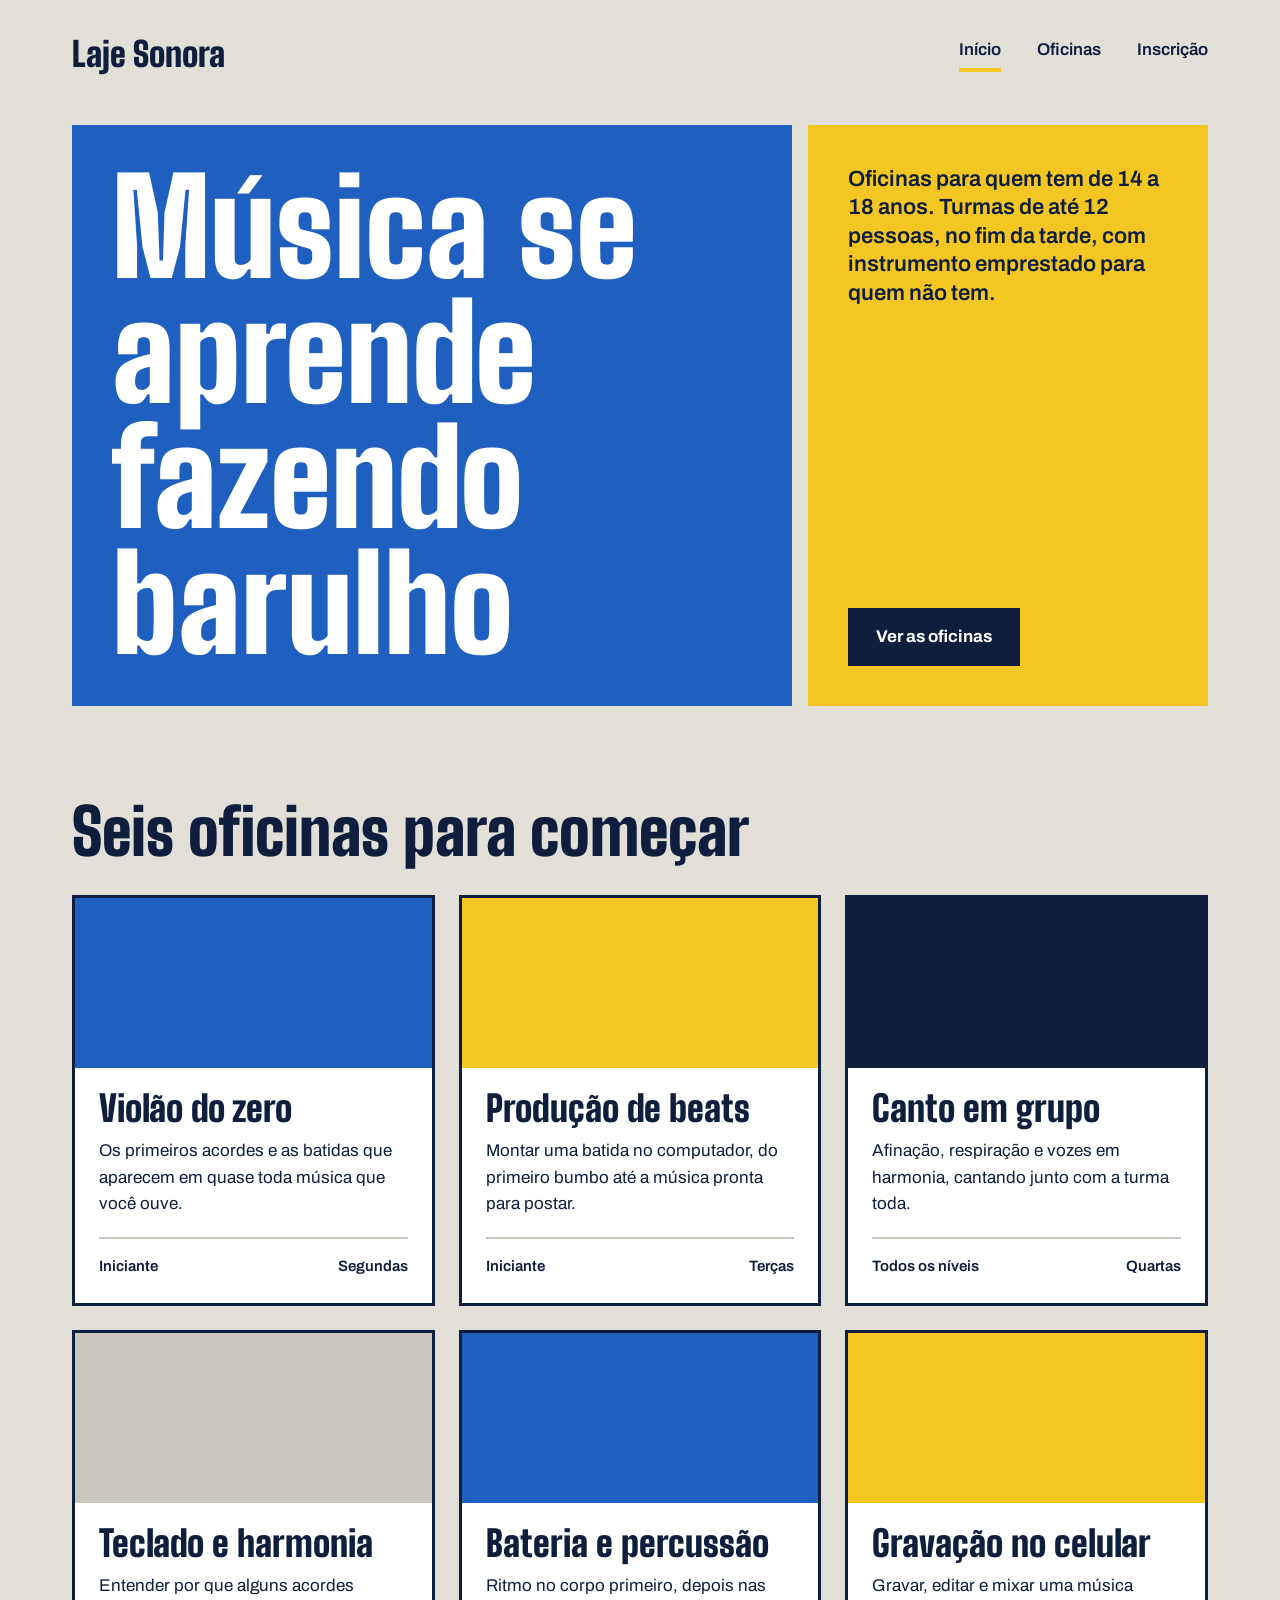
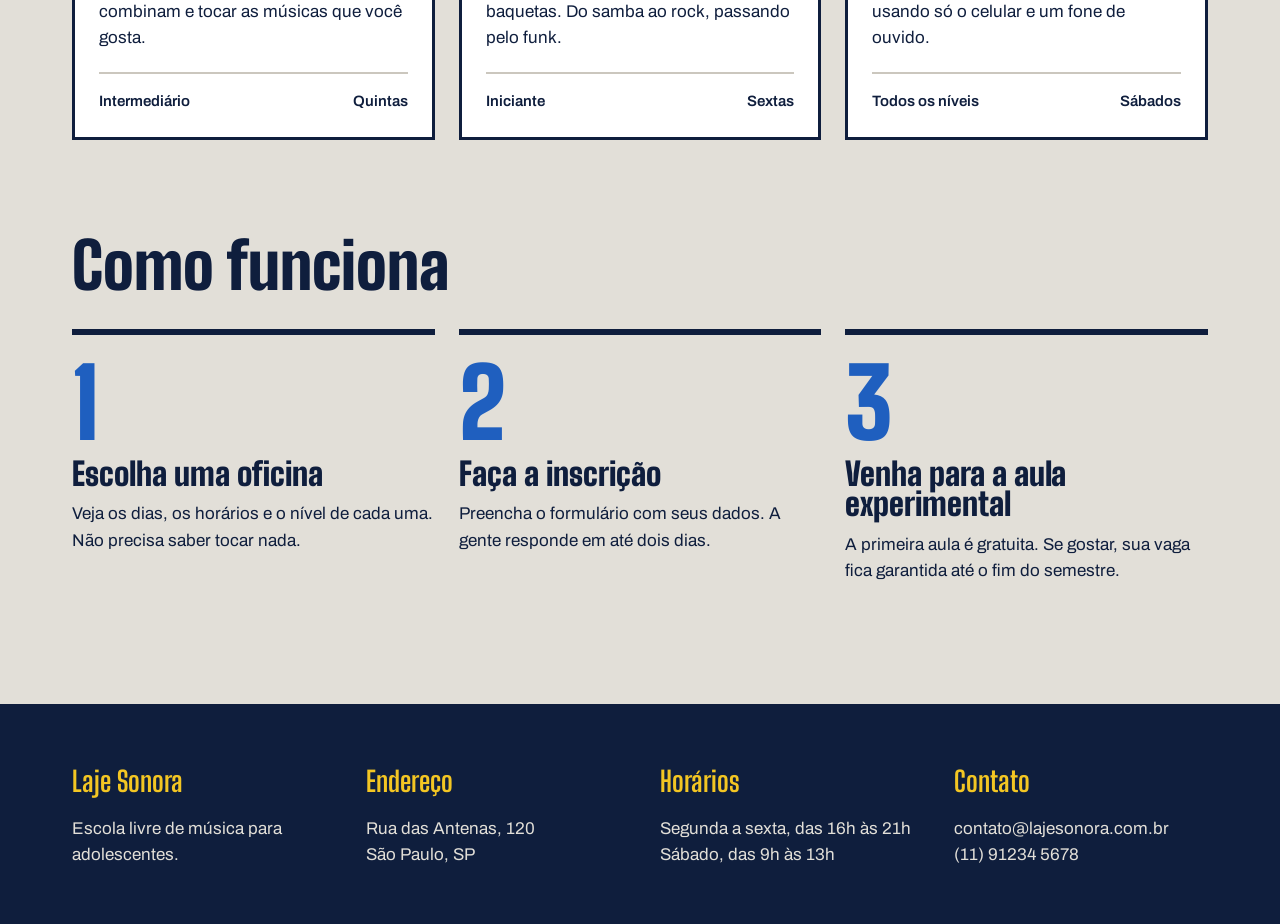
<file: index.html>
<!DOCTYPE html>
<html lang="pt-BR">
<head>
    <meta charset="UTF-8">
    <meta name="viewport" content="width=device-width, initial-scale=1.0">
    <title>Laje Sonora | Início</title>
    <link rel="preconnect" href="https://fonts.googleapis.com">
    <link rel="preconnect" href="https://fonts.gstatic.com" crossorigin>
    <link href="https://fonts.googleapis.com/css2?family=Archivo:wght@400;500;600;700&family=Big+Shoulders+Display:wght@800;900&display=swap" rel="stylesheet">
    <link rel="stylesheet" href="index.css">
   
</head>
<body>
    <header class="conteudo topo">
        <a href="index.html" class="logo">Laje Sonora</a>

        <nav class="menu">
            <a href="index.html" class="atual">Início</a>
            <a href="oficinas.html">Oficinas</a>
            <a href="inscricao.html">Inscrição</a>
        </nav>
    </header>

        <main>
         <section class="conteudo cartazes"> 
            <div class="cartaz cartaz-principal ">
                <h1>Música se aprende fazendo barulho</h1>
            </div>    
            <div class="cartaz cartaz-lateral">
             <p>Oficinas para quem tem de 14 a 18 anos. Turmas de até 12 pessoas, no fim da tarde, com instrumento emprestado para quem não tem.</p>
         <a href="oficinas.html" class="botao">Ver as oficinas</a>
            </div>
          </section>
          <section class="conteudo secao">
            <h2 class="titulo-secao">Seis oficinas para começar</h2>
            <div class="cards">
   
                <article class="card">
                    <div class="foto foto-azul"></div>
                    <div class="card-texto">
                        <h3>Violão do zero</h3>
                        <p>Os primeiros acordes e as batidas que aparecem em quase toda música que você ouve.</p>
                        <div class="card-info">
                            <span>Iniciante</span>
                            <span>Segundas</span>
                        </div>
                    </div>
                </article>
            
               
                <article class="card">
                    <div class="foto foto-amarela"></div>
                    <div class="card-texto">
                        <h3>Produção de beats</h3>
                        <p>Montar uma batida no computador, do primeiro bumbo até a música pronta para postar.</p>
                        <div class="card-info">
                            <span>Iniciante</span>
                            <span>Terças</span>
                        </div>
                    </div>
                </article>
            
               
                <article class="card">
                    <div class="foto foto-tinta"></div>
                    <div class="card-texto">
                        <h3>Canto em grupo</h3>
                        <p>Afinação, respiração e vozes em harmonia, cantando junto com a turma toda.</p>
                        <div class="card-info">
                            <span>Todos os níveis</span>
                            <span>Quartas</span>
                        </div>
                    </div>
                </article>
            
               
                <article class="card">
                    <div class="foto"></div>
                    <div class="card-texto">
                        <h3>Teclado e harmonia</h3>
                        <p>Entender por que alguns acordes combinam e tocar as músicas que você gosta.</p>
                        <div class="card-info">
                            <span>Intermediário</span>
                            <span>Quintas</span>
                        </div>
                    </div>
                </article>
            
            
                <article class="card">
                    <div class="foto foto-azul"></div>
                    <div class="card-texto">
                        <h3>Bateria e percussão</h3>
                        <p>Ritmo no corpo primeiro, depois nas baquetas. Do samba ao rock, passando pelo funk.</p>
                        <div class="card-info">
                            <span>Iniciante</span>
                            <span>Sextas</span>
                        </div>
                    </div>
                </article>
            
              
                <article class="card">
                    <div class="foto foto-amarela"></div>
                    <div class="card-texto">
                        <h3>Gravação no celular</h3>
                        <p>Gravar, editar e mixar uma música usando só o celular e um fone de ouvido.</p>
                        <div class="card-info">
                            <span>Todos os níveis</span>
                            <span>Sábados</span>
                        </div>
                    </div>
                </article>
            </div>
          </section>


          <section class="conteudo secao">
            <h2 class="titulo-secao">Como funciona</h2>
            <div class="passos">
                <div class="passo">
                 <p class="passo-numero">1</p>
                 <h3>Escolha uma oficina</h3>
                 <p>Veja os dias, os horários e o nível de cada uma. Não precisa saber tocar nada.</p>
                </div>
                <div class="passo">
                 <p class="passo-numero">2</p>
                 <h3>Faça a inscrição</h3>
                 <p>Preencha o formulário com seus dados. A gente responde em até dois dias.</p>
                </div>
                <div class="passo">
                 <p class="passo-numero">3</p>
                 <h3>Venha para a aula experimental</h3>
                 <p>A primeira aula é gratuita. Se gostar, sua vaga fica garantida até o fim do semestre.</p>
                </div>
            </div>

          </section>
        </main>

        <footer class="rodape">
            <div class="conteudo rodape-colunas">
               <div class="rodape-coluna">
                <h4>Laje Sonora</h4>
                <p>Escola livre de música para adolescentes.</p>
               </div>

                <div class="rodape-coluna">
                 <h4>Endereço</h4>
                 <p>Rua das Antenas, 120 <br> São Paulo, SP</p>
                </div>

                <div class="rodape-coluna">
                 <h4>Horários</h4>
                 <p>Segunda a sexta, das 16h às 21h <br> Sábado, das 9h às 13h</p>
                </div>

                <div class="rodape-coluna">
                 <h4>Contato</h4>
                 <p>contato@lajesonora.com.br <br> (11) 91234 5678</p>
                </div>
            </div>
        </footer>
    
</body>
</html>
</file>
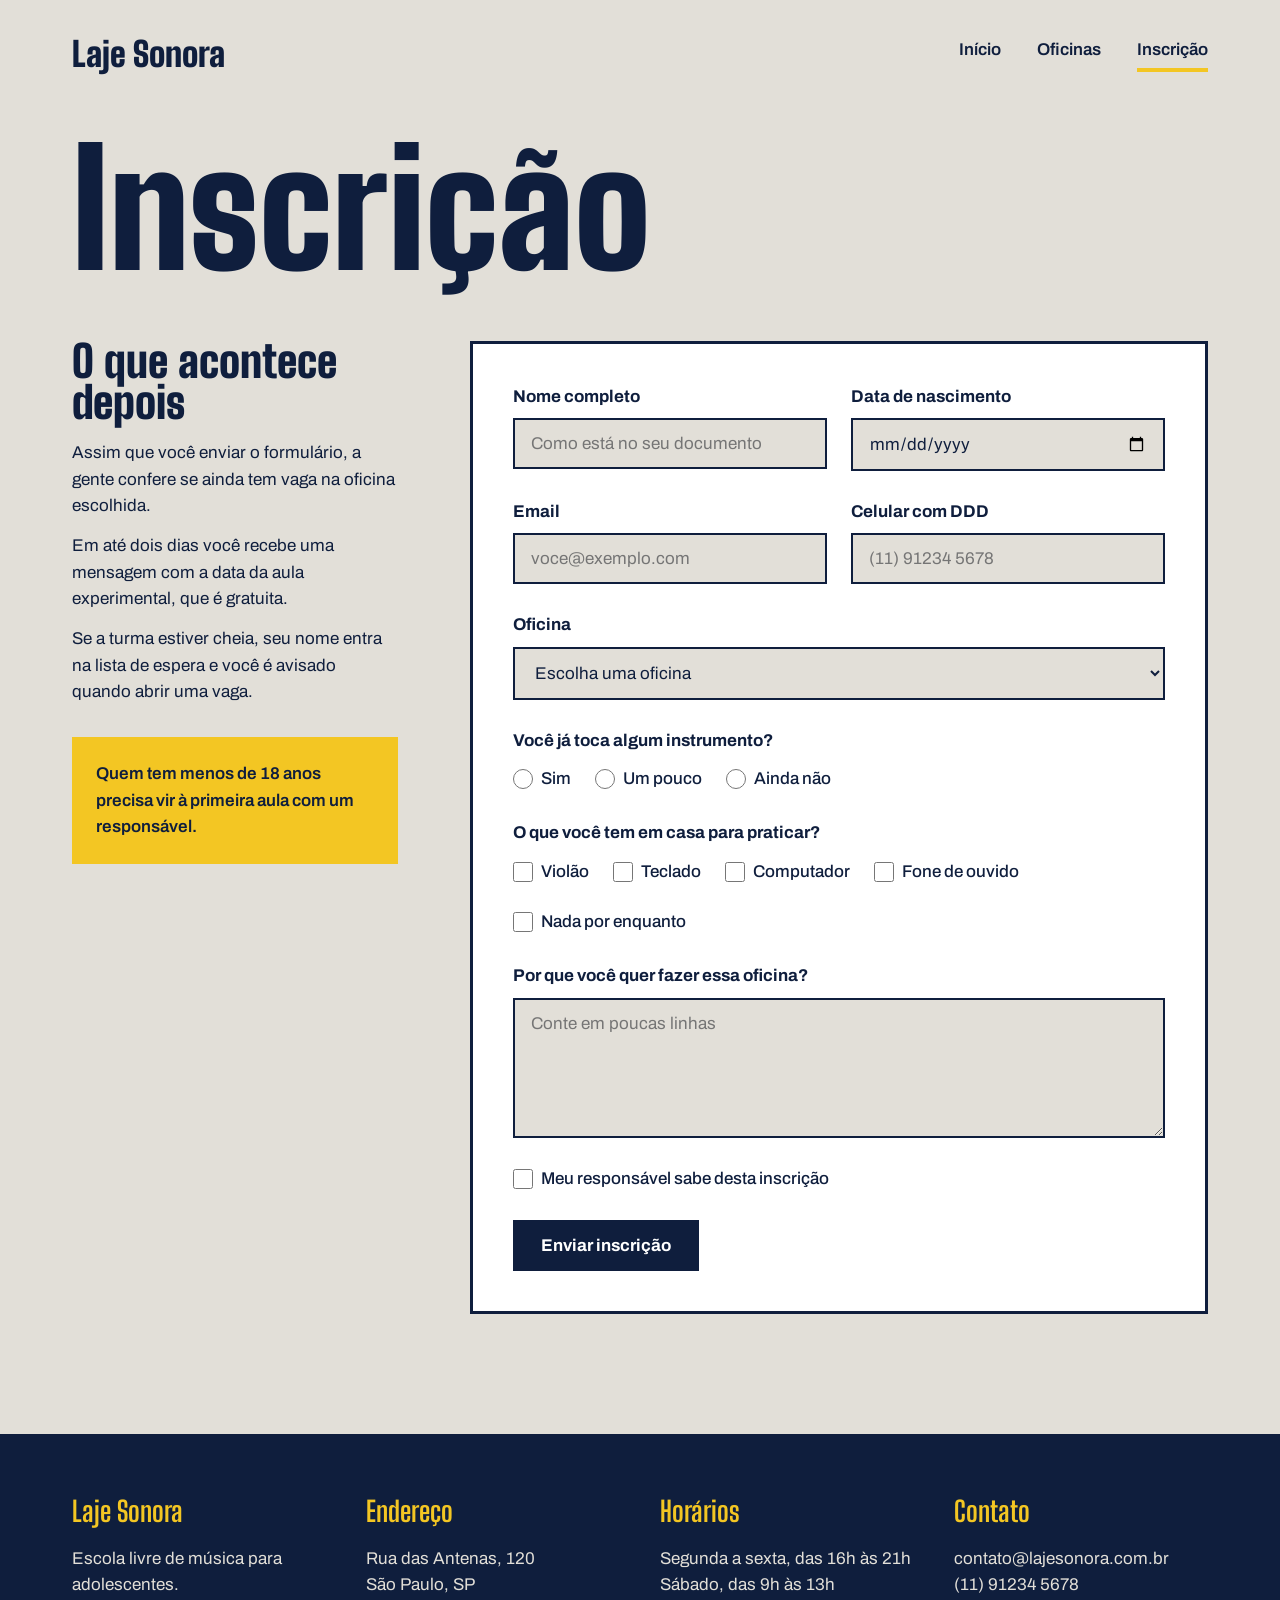
<file: inscricao.html>
<!DOCTYPE html>
<html lang="pt-br">
<head>
    <meta charset="UTF-8">
    <meta name="viewport" content="width=device-width, initial-scale=1.0">
    <title>Laje Sonora | Inscrição</title>
    <link rel="preconnect" href="https://fonts.googleapis.com">
    <link rel="preconnect" href="https://fonts.gstatic.com" crossorigin>
    <link href="https://fonts.googleapis.com/css2?family=Archivo:wght@400;500;600;700&family=Big+Shoulders+Display:wght@800;900&display=swap" rel="stylesheet">
    <link rel="stylesheet" href="inscricao.css">
</head>
<body>
    <header class="conteudo topo">
        <a href="index.html" class="logo">Laje Sonora</a>

        <nav class="menu">
            <a href="index.html">Início</a>
            <a href="oficinas.html">Oficinas</a>
            <a href="inscricao.html" class="atual">Inscrição</a>
        </nav>
    </header>

    <main class="conteudo">
        <h1 class="titulo-pagina">Inscrição</h1>

        <div class="inscricao">
            <section class="explicacao">
                <h2>O que acontece depois</h2>
                <p>Assim que você enviar o formulário, a gente confere se ainda tem vaga na oficina escolhida.</p>
                <p>Em até dois dias você recebe uma mensagem com a data da aula experimental, que é gratuita.</p>
                <p>Se a turma estiver cheia, seu nome entra na lista de espera e você é avisado quando abrir uma vaga.</p>
                <p class="aviso">Quem tem menos de 18 anos precisa vir à primeira aula com um responsável.</p>
            </section>

            <form class="formulario" action="#" method="post">
                <div class="linha">
                    <div class="campo">
                        <label for="nome">Nome completo</label>
                        <input type="text" id="nome" name="nome" placeholder="Como está no seu documento" required>
                    </div>
                    <div class="campo">
                        <label for="nascimento">Data de nascimento</label>
                        <input type="date" id="nascimento" name="nascimento" required>
                    </div>
                </div>

                <div class="linha">
                    <div class="campo">
                        <label for="email">Email</label>
                        <input type="email" id="email" name="email" placeholder="voce@exemplo.com" required>
                    </div>
                    <div class="campo">
                        <label for="telefone">Celular com DDD</label>
                        <input type="tel" id="telefone" name="telefone" placeholder="(11) 91234 5678" required>
                    </div>
                </div>

                <div class="campo">
                    <label for="oficina">Oficina</label>
                    <select id="oficina" name="oficina" required>
                        <option value="">Escolha uma oficina</option>
                        <option value="violao">Violão do zero</option>
                        <option value="beats">Produção de beats</option>
                        <option value="canto">Canto em grupo</option>
                        <option value="teclado">Teclado e harmonia</option>
                        <option value="bateria">Bateria e percussão</option>
                        <option value="gravacao">Gravação no celular</option>
                    </select>
                </div>

                <fieldset class="grupo">
                    <legend>Você já toca algum instrumento?</legend>
                    <div class="opcoes">
                        <div class="opcao">
                            <input type="radio" id="tocaSim" name="toca" value="sim">
                            <label for="tocaSim">Sim</label>
                        </div>
                        <div class="opcao">
                            <input type="radio" id="tocaPouco" name="toca" value="pouco">
                            <label for="tocaPouco">Um pouco</label>
                        </div>
                        <div class="opcao">
                            <input type="radio" id="tocaNao" name="toca" value="nao">
                            <label for="tocaNao">Ainda não</label>
                        </div>
                    </div>
                </fieldset>

                <fieldset class="grupo">
                    <legend>O que você tem em casa para praticar?</legend>
                    <div class="opcoes">
                        <div class="opcao">
                            <input type="checkbox" id="temViolao" name="tem" value="violao">
                            <label for="temViolao">Violão</label>
                        </div>
                        <div class="opcao">
                            <input type="checkbox" id="temTeclado" name="tem" value="teclado">
                            <label for="temTeclado">Teclado</label>
                        </div>
                        <div class="opcao">
                            <input type="checkbox" id="temComputador" name="tem" value="computador">
                            <label for="temComputador">Computador</label>
                        </div>
                        <div class="opcao">
                            <input type="checkbox" id="temFone" name="tem" value="fone">
                            <label for="temFone">Fone de ouvido</label>
                        </div>
                        <div class="opcao">
                            <input type="checkbox" id="temNada" name="tem" value="nada">
                            <label for="temNada">Nada por enquanto</label>
                        </div>
                    </div>
                </fieldset>

                <div class="campo">
                    <label for="motivo">Por que você quer fazer essa oficina?</label>
                    <textarea id="motivo" name="motivo" placeholder="Conte em poucas linhas"></textarea>
                </div>

                <div class="opcao">
                    <input type="checkbox" id="responsavel" name="responsavel" required>
                    <label for="responsavel">Meu responsável sabe desta inscrição</label>
                </div>

                <div>
                    <button class="botao" type="submit">Enviar inscrição</button>
                </div>
            </form>
        </div>
    </main>

    <footer class="rodape">
        <div class="conteudo rodape-colunas">
            <div class="rodape-coluna">
                <h4>Laje Sonora</h4>
                <p>Escola livre de música para adolescentes.</p>
            </div>

            <div class="rodape-coluna">
                <h4>Endereço</h4>
                <p>Rua das Antenas, 120 <br> São Paulo, SP</p>
            </div>

            <div class="rodape-coluna">
                <h4>Horários</h4>
                <p>Segunda a sexta, das 16h às 21h <br> Sábado, das 9h às 13h</p>
            </div>

            <div class="rodape-coluna">
                <h4>Contato</h4>
                <p>contato@lajesonora.com.br <br> (11) 91234 5678</p>
            </div>
        </div>
    </footer>
</body>
</html>
</file>
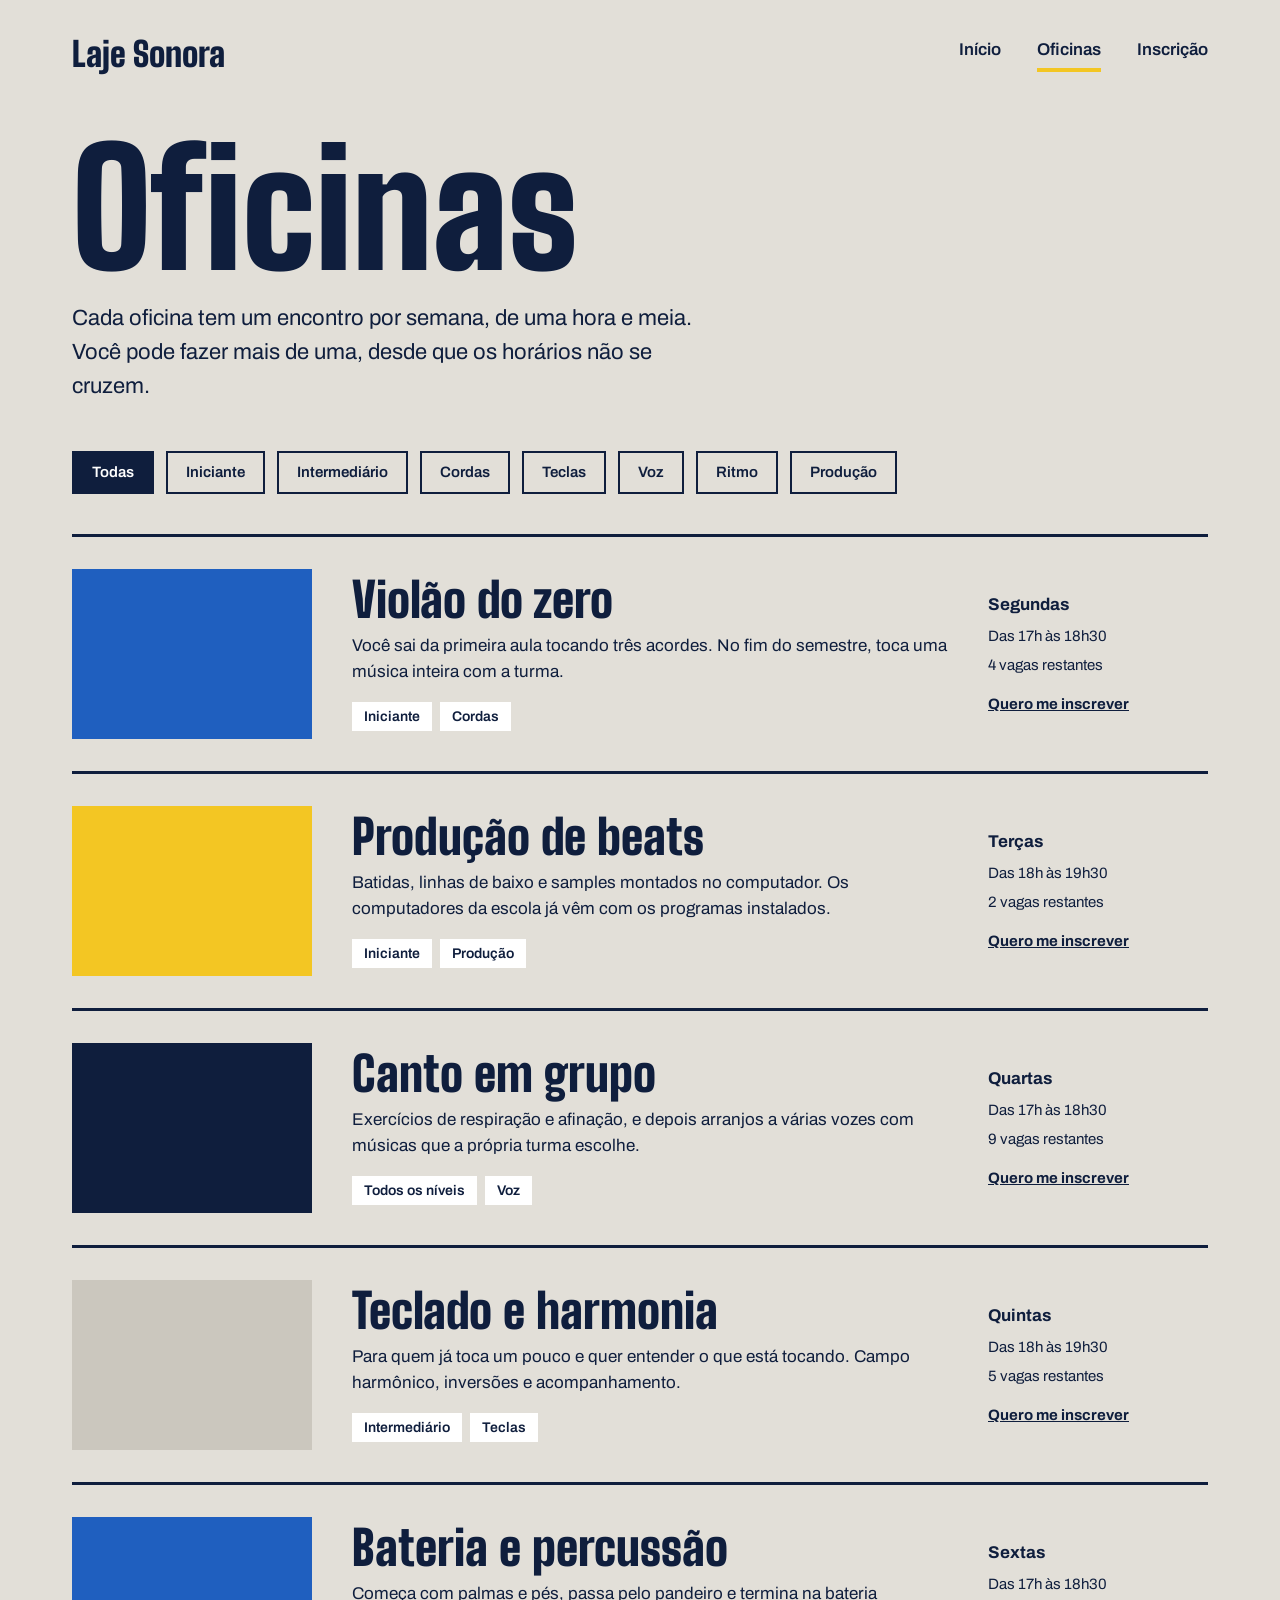
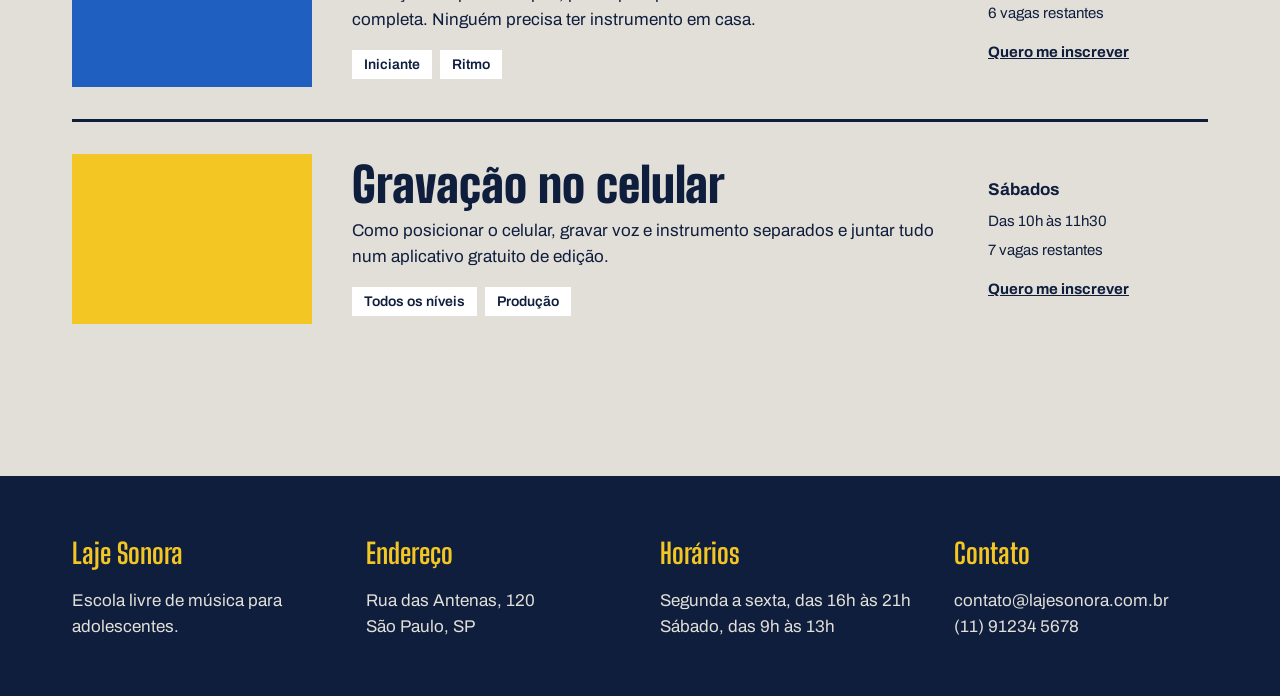
<file: oficinas.html>
<!DOCTYPE html>
<html lang="pt-br">
<head>
    <meta charset="UTF-8">
    <meta name="viewport" content="width=device-width, initial-scale=1.0">
    <title>Laje Sonora | Oficinas</title>
    <link rel="preconnect" href="https://fonts.googleapis.com">
    <link rel="preconnect" href="https://fonts.gstatic.com" crossorigin>
    <link href="https://fonts.googleapis.com/css2?family=Archivo:wght@400;500;600;700&family=Big+Shoulders+Display:wght@800;900&display=swap" rel="stylesheet">
    <link rel="stylesheet" href="oficinas.css">
</head>
<body>
    <header class="conteudo topo">
        <a href="index.html" class="logo">Laje Sonora</a>

        <nav class="menu">
            <a href="index.html">Início</a>
            <a href="oficinas.html" class="atual">Oficinas</a>
            <a href="inscricao.html">Inscrição</a>
        </nav>
    </header>

    <main class="conteudo">
        <h1 class="titulo-pagina">Oficinas</h1>
        <p class="subtitulo-pagina">Cada oficina tem um encontro por semana, de uma hora e meia. Você pode fazer mais de uma, desde que os horários não se cruzem.</p>

        <div class="filtros">
            <span class="filtro ativo">Todas</span>
            <span class="filtro">Iniciante</span>
            <span class="filtro">Intermediário</span>
            <span class="filtro">Cordas</span>
            <span class="filtro">Teclas</span>
            <span class="filtro">Voz</span>
            <span class="filtro">Ritmo</span>
            <span class="filtro">Produção</span>
        </div>

        <div class="lista">
            <article class="oficina">
                <div class="foto foto-azul"></div>
                <div class="oficina-texto">
                    <h2>Violão do zero</h2>
                    <p>Você sai da primeira aula tocando três acordes. No fim do semestre, toca uma música inteira com a turma.</p>
                    <div class="etiquetas">
                        <span class="etiqueta">Iniciante</span>
                        <span class="etiqueta">Cordas</span>
                    </div>
                </div>
                <div class="oficina-detalhes">
                    <strong>Segundas</strong>
                    <span>Das 17h às 18h30</span>
                    <span>4 vagas restantes</span>
                    <a href="inscricao.html">Quero me inscrever</a>
                </div>
            </article>

            <article class="oficina">
                <div class="foto foto-amarela"></div>
                <div class="oficina-texto">
                    <h2>Produção de beats</h2>
                    <p>Batidas, linhas de baixo e samples montados no computador. Os computadores da escola já vêm com os programas instalados.</p>
                    <div class="etiquetas">
                        <span class="etiqueta">Iniciante</span>
                        <span class="etiqueta">Produção</span>
                    </div>
                </div>
                <div class="oficina-detalhes">
                    <strong>Terças</strong>
                    <span>Das 18h às 19h30</span>
                    <span>2 vagas restantes</span>
                    <a href="inscricao.html">Quero me inscrever</a>
                </div>
            </article>

            <article class="oficina">
                <div class="foto foto-tinta"></div>
                <div class="oficina-texto">
                    <h2>Canto em grupo</h2>
                    <p>Exercícios de respiração e afinação, e depois arranjos a várias vozes com músicas que a própria turma escolhe.</p>
                    <div class="etiquetas">
                        <span class="etiqueta">Todos os níveis</span>
                        <span class="etiqueta">Voz</span>
                    </div>
                </div>
                <div class="oficina-detalhes">
                    <strong>Quartas</strong>
                    <span>Das 17h às 18h30</span>
                    <span>9 vagas restantes</span>
                    <a href="inscricao.html">Quero me inscrever</a>
                </div>
            </article>

            <article class="oficina">
                <div class="foto"></div>
                <div class="oficina-texto">
                    <h2>Teclado e harmonia</h2>
                    <p>Para quem já toca um pouco e quer entender o que está tocando. Campo harmônico, inversões e acompanhamento.</p>
                    <div class="etiquetas">
                        <span class="etiqueta">Intermediário</span>
                        <span class="etiqueta">Teclas</span>
                    </div>
                </div>
                <div class="oficina-detalhes">
                    <strong>Quintas</strong>
                    <span>Das 18h às 19h30</span>
                    <span>5 vagas restantes</span>
                    <a href="inscricao.html">Quero me inscrever</a>
                </div>
            </article>

            <article class="oficina">
                <div class="foto foto-azul"></div>
                <div class="oficina-texto">
                    <h2>Bateria e percussão</h2>
                    <p>Começa com palmas e pés, passa pelo pandeiro e termina na bateria completa. Ninguém precisa ter instrumento em casa.</p>
                    <div class="etiquetas">
                        <span class="etiqueta">Iniciante</span>
                        <span class="etiqueta">Ritmo</span>
                    </div>
                </div>
                <div class="oficina-detalhes">
                    <strong>Sextas</strong>
                    <span>Das 17h às 18h30</span>
                    <span>6 vagas restantes</span>
                    <a href="inscricao.html">Quero me inscrever</a>
                </div>
            </article>

            <article class="oficina">
                <div class="foto foto-amarela"></div>
                <div class="oficina-texto">
                    <h2>Gravação no celular</h2>
                    <p>Como posicionar o celular, gravar voz e instrumento separados e juntar tudo num aplicativo gratuito de edição.</p>
                    <div class="etiquetas">
                        <span class="etiqueta">Todos os níveis</span>
                        <span class="etiqueta">Produção</span>
                    </div>
                </div>
                <div class="oficina-detalhes">
                    <strong>Sábados</strong>
                    <span>Das 10h às 11h30</span>
                    <span>7 vagas restantes</span>
                    <a href="inscricao.html">Quero me inscrever</a>
                </div>
            </article>
        </div>
    </main>

    <footer class="rodape">
        <div class="conteudo rodape-colunas">
            <div class="rodape-coluna">
                <h4>Laje Sonora</h4>
                <p>Escola livre de música para adolescentes.</p>
            </div>

            <div class="rodape-coluna">
                <h4>Endereço</h4>
                <p>Rua das Antenas, 120 <br> São Paulo, SP</p>
            </div>

            <div class="rodape-coluna">
                <h4>Horários</h4>
                <p>Segunda a sexta, das 16h às 21h <br> Sábado, das 9h às 13h</p>
            </div>

            <div class="rodape-coluna">
                <h4>Contato</h4>
                <p>contato@lajesonora.com.br <br> (11) 91234 5678</p>
            </div>
        </div>
    </footer>
</body>
</html>
</file>
<file: index.css>
* {
    margin: 0;
    padding: 0;
    box-sizing: border-box;
}

:root{
    --concreto: #E2DFD8;
    --concreto-escuro: #CBC7BE;
    --tinta: #0F1E3D;
    --caixa-dagua: #1F5FBF;
    --fita: #F3C623;
    --branco: #FFFFFF;
    --fonte-cartaz: "Big Shoulders Display", "Arial Narrow", sans-serif;
    --fonte-texto: "Archivo", Arial, sans-serif;
}
 
body{
    background-color: var(--concreto);
    color: var(--tinta);
    font-family: var(--fonte-texto);
    font-size: 17px;
    line-height: 1.55;
}
 
a{
    color: inherit;
}
      
h1, h2, h3 {
    font-family: var(--fonte-cartaz);
    font-weight: 900;
    line-height: 0.95;
}
  
.conteudo{
    max-width: 1200px;
    margin-inline: auto;
    padding-inline: 32px;
}
  
.topo {
    padding-block: 28px;
    display: flex;
    justify-content: space-between;
    align-items: center;
}

.logo {
    font-family: var(--fonte-cartaz);
    font-size: 34px;
    font-weight: 900;
    text-decoration: none;
}

.menu {
    display: flex;
    gap: 36px;
}

.menu a{
    text-decoration: none;
    font-weight: 600;
    padding-bottom: 4px;
    border-bottom: 4px solid transparent;
}

.menu a:hover {
    border-bottom-color: var(--tinta);
}

.menu a.atual {
    border-bottom-color: var(--fita);
}

.cartazes {
    margin-top: 16px;
    display: flex;
    gap: 16px;
}

.cartaz {
    padding: 40px;
}

.cartaz-principal {
    background-color: var(--caixa-dagua);
    color: var(--branco);
    flex: 2;
}

.cartaz-principal h1 {
    font-size: 132px;
    max-width: 9ch;
}

.cartaz-lateral {
    background-color: var(--fita);
    flex: 1;
    display: flex;
    flex-direction: column;
    justify-content: space-between;
    align-items: flex-start;
    gap: 32px;
}

.cartaz-lateral p {
    font-size: 22px;
    font-weight: 600;
    line-height: 1.3;
}

.botao {
    background-color: var(--tinta);
    color: var(--branco);
    font-weight: 700;
    text-decoration: none;
    padding: 16px 28px;
    border: none;
    font-family: var(--fonte-texto);
    font-size: 17px;
    cursor: pointer;
}

.botao:hover {
    background-color: var(--caixa-dagua);
}

.secao {
    margin-top: 96px;
}

.titulo-secao {
    font-size: 64px;
    margin-bottom: 32px;
}

.cards {
    display: flex;
    flex-wrap: wrap;
    gap: 24px;
}

.card {
    background-color: var(--branco);
    border: 3px solid var(--tinta);
    flex: 1 1 340px;
}

.foto {
    background-color: var(--concreto-escuro);
}

.foto-azul {
    background-color: var(--caixa-dagua);
}

.foto-amarela {
    background-color: var(--fita);
}

.foto-tinta {
    background-color: var(--tinta);
}

.card .foto {
    height: 170px;
}

.card-texto {
    padding: 24px;
}

.card h3 {
    font-size: 36px;
    margin-bottom: 12px;
}

.card-info {
    display: flex;
    justify-content: space-between;
    margin-top: 20px;
    padding-top: 16px;
    border-top: 2px solid var(--concreto-escuro);
    font-weight: 600;
    font-size: 15px;
}

.passos {
    display: flex;
    gap: 24px;
}

.passo {
    flex: 1;
    border-top: 6px solid var(--tinta);
    padding-top: 20px;
}

.passo-numero {
    font-family: var(--fonte-cartaz);
    font-size: 96px;
    font-weight: 900;
    line-height: 1;
    color: var(--caixa-dagua);
}

.passo h3 {
    font-size: 32px;
    margin-block: 8px 12px;
}

.rodape {
    margin-top: 120px;
    background-color: var(--tinta);
    color: var(--concreto);
    padding-block: 56px;
}

.rodape-colunas {
    display: flex;
    gap: 40px;
}

.rodape-coluna {
    flex: 1;
}

.rodape h4 {
    font-family: var(--fonte-cartaz);
    font-size: 28px;
    color: var(--fita);
    margin-bottom: 12px;
}

@media (max-width: 800px) {
    .cartazes,
    .passos,
    .rodape-colunas {
        flex-direction: column;
    }

    .cartaz-principal h1 {
        font-size: 84px;
    }
}
</file>
<file: inscricao.css>
* {
    margin: 0;
    padding: 0;
    box-sizing: border-box;
}

:root {
    --concreto: #E2DFD8;
    --concreto-escuro: #CBC7BE;
    --tinta: #0F1E3D;
    --caixa-dagua: #1F5FBF;
    --fita: #F3C623;
    --branco: #FFFFFF;
    --fonte-cartaz: "Big Shoulders Display", "Arial Narrow", sans-serif;
    --fonte-texto: "Archivo", Arial, sans-serif;
}

body {
    background-color: var(--concreto);
    color: var(--tinta);
    font-family: var(--fonte-texto);
    font-size: 17px;
    line-height: 1.55;
}

a {
    color: inherit;
}

h1, h2, h3 {
    font-family: var(--fonte-cartaz);
    font-weight: 900;
    line-height: 0.95;
}

.conteudo {
    max-width: 1200px;
    margin-inline: auto;
    padding-inline: 32px;
}

.topo {
    padding-block: 28px;
    display: flex;
    justify-content: space-between;
    align-items: center;
}

.logo {
    font-family: var(--fonte-cartaz);
    font-size: 34px;
    font-weight: 900;
    text-decoration: none;
}

.menu {
    display: flex;
    gap: 36px;
}

.menu a {
    text-decoration: none;
    font-weight: 600;
    padding-bottom: 4px;
    border-bottom: 4px solid transparent;
}

.menu a:hover {
    border-bottom-color: var(--tinta);
}

.menu a.atual {
    border-bottom-color: var(--fita);
}

.rodape {
    margin-top: 120px;
    background-color: var(--tinta);
    color: var(--concreto);
    padding-block: 56px;
}

.rodape-colunas {
    display: flex;
    gap: 40px;
}

.rodape-coluna {
    flex: 1;
}

.rodape h4 {
    font-family: var(--fonte-cartaz);
    font-size: 28px;
    color: var(--fita);
    margin-bottom: 12px;
}

.titulo-pagina {
    font-size: 160px;
    margin-top: 24px;
}

.botao {
    background-color: var(--tinta);
    color: var(--branco);
    font-weight: 700;
    text-decoration: none;
    padding: 16px 28px;
    border: none;
    font-family: var(--fonte-texto);
    font-size: 17px;
    cursor: pointer;
}

.botao:hover {
    background-color: var(--caixa-dagua);
}

.inscricao {
    margin-top: 56px;
    display: flex;
    gap: 72px;
}

.explicacao {
    flex: 1;
}

.explicacao h2 {
    font-size: 44px;
    margin-bottom: 16px;
}

.explicacao p + p {
    margin-top: 14px;
}

.explicacao .aviso {
    margin-top: 32px;
    padding: 24px;
    background-color: var(--fita);
    font-weight: 600;
}

.formulario {
    background-color: var(--branco);
    border: 3px solid var(--tinta);
    padding: 40px;
    flex: 2;
    display: flex;
    flex-direction: column;
    gap: 28px;
}

.linha {
    display: flex;
    gap: 24px;
}

.campo {
    flex: 1;
    display: flex;
    flex-direction: column;
    gap: 8px;
}

.grupo legend {
    margin-bottom: 12px;
}

.opcoes {
    display: flex;
    flex-wrap: wrap;
    gap: 24px;
}

.opcao {
    display: flex;
    align-items: center;
    gap: 8px;
}

.formulario label,
.formulario legend {
    font-weight: 700;
}

.formulario fieldset {
    border: none;
}

.formulario input[type="text"],
.formulario input[type="email"],
.formulario input[type="tel"],
.formulario input[type="date"],
.formulario select,
.formulario textarea {
    width: 100%;
    padding: 14px 16px;
    border: 2px solid var(--tinta);
    background-color: var(--concreto);
    font-family: var(--fonte-texto);
    font-size: 17px;
    color: var(--tinta);
}

.formulario input:focus,
.formulario select:focus,
.formulario textarea:focus {
    outline: 3px solid var(--caixa-dagua);
    outline-offset: 2px;
    background-color: var(--branco);
}

.formulario textarea {
    height: 140px;
    resize: vertical;
}

.formulario .opcao label {
    font-weight: 500;
}

.formulario input[type="radio"],
.formulario input[type="checkbox"] {
    width: 20px;
    height: 20px;
    accent-color: var(--caixa-dagua);
}

@media (max-width: 800px) {
    .inscricao,
    .linha,
    .rodape-colunas {
        flex-direction: column;
    }

    .titulo-pagina {
        font-size: 96px;
    }
}
</file>
<file: oficinas.css>
* {
    margin: 0;
    padding: 0;
    box-sizing: border-box;
}

:root {
    --concreto: #E2DFD8;
    --concreto-escuro: #CBC7BE;
    --tinta: #0F1E3D;
    --caixa-dagua: #1F5FBF;
    --fita: #F3C623;
    --branco: #FFFFFF;
    --fonte-cartaz: "Big Shoulders Display", "Arial Narrow", sans-serif;
    --fonte-texto: "Archivo", Arial, sans-serif;
}

body {
    background-color: var(--concreto);
    color: var(--tinta);
    font-family: var(--fonte-texto);
    font-size: 17px;
    line-height: 1.55;
}

a {
    color: inherit;
}

h1, h2, h3 {
    font-family: var(--fonte-cartaz);
    font-weight: 900;
    line-height: 0.95;
}

.conteudo {
    max-width: 1200px;
    margin-inline: auto;
    padding-inline: 32px;
}

.topo {
    padding-block: 28px;
    display: flex;
    justify-content: space-between;
    align-items: center;
}

.logo {
    font-family: var(--fonte-cartaz);
    font-size: 34px;
    font-weight: 900;
    text-decoration: none;
}

.menu {
    display: flex;
    gap: 36px;
}

.menu a {
    text-decoration: none;
    font-weight: 600;
    padding-bottom: 4px;
    border-bottom: 4px solid transparent;
}

.menu a:hover {
    border-bottom-color: var(--tinta);
}

.menu a.atual {
    border-bottom-color: var(--fita);
}

.rodape {
    margin-top: 120px;
    background-color: var(--tinta);
    color: var(--concreto);
    padding-block: 56px;
}

.rodape-colunas {
    display: flex;
    gap: 40px;
}

.rodape-coluna {
    flex: 1;
}

.rodape h4 {
    font-family: var(--fonte-cartaz);
    font-size: 28px;
    color: var(--fita);
    margin-bottom: 12px;
}

.foto {
    background-color: var(--concreto-escuro);
}

.foto-azul {
    background-color: var(--caixa-dagua);
}

.foto-amarela {
    background-color: var(--fita);
}

.foto-tinta {
    background-color: var(--tinta);
}

.titulo-pagina {
    font-size: 160px;
    margin-top: 24px;
}

.subtitulo-pagina {
    font-size: 22px;
    max-width: 640px;
    margin-top: 16px;
}

.filtros {
    margin-top: 48px;
    display: flex;
    flex-wrap: wrap;
    gap: 12px;
}

.filtro {
    border: 2px solid var(--tinta);
    padding: 8px 18px;
    font-weight: 600;
    font-size: 15px;
}

.filtro.ativo {
    background-color: var(--tinta);
    color: var(--branco);
}

.lista {
    margin-top: 40px;
}

.oficina {
    padding-block: 32px;
    border-top: 3px solid var(--tinta);
    display: flex;
    align-items: center;
    gap: 40px;
}

.oficina .foto {
    width: 240px;
    height: 170px;
    flex-shrink: 0;
}

.oficina-texto {
    flex: 1;
}

.oficina h2 {
    font-size: 48px;
    margin-bottom: 10px;
}

.etiquetas {
    margin-top: 16px;
    display: flex;
    gap: 8px;
}

.etiqueta {
    background-color: var(--branco);
    padding: 4px 12px;
    font-size: 14px;
    font-weight: 600;
}

.oficina-detalhes {
    width: 220px;
    font-size: 15px;
    display: flex;
    flex-direction: column;
    gap: 6px;
}

.oficina-detalhes strong {
    font-size: 17px;
}

.oficina-detalhes a {
    margin-top: 10px;
    font-weight: 700;
}

@media (max-width: 800px) {
    .oficina,
    .rodape-colunas {
        flex-direction: column;
        align-items: stretch;
    }

    .titulo-pagina {
        font-size: 96px;
    }

    .oficina .foto,
    .oficina-detalhes {
        width: 100%;
    }
}
</file>
